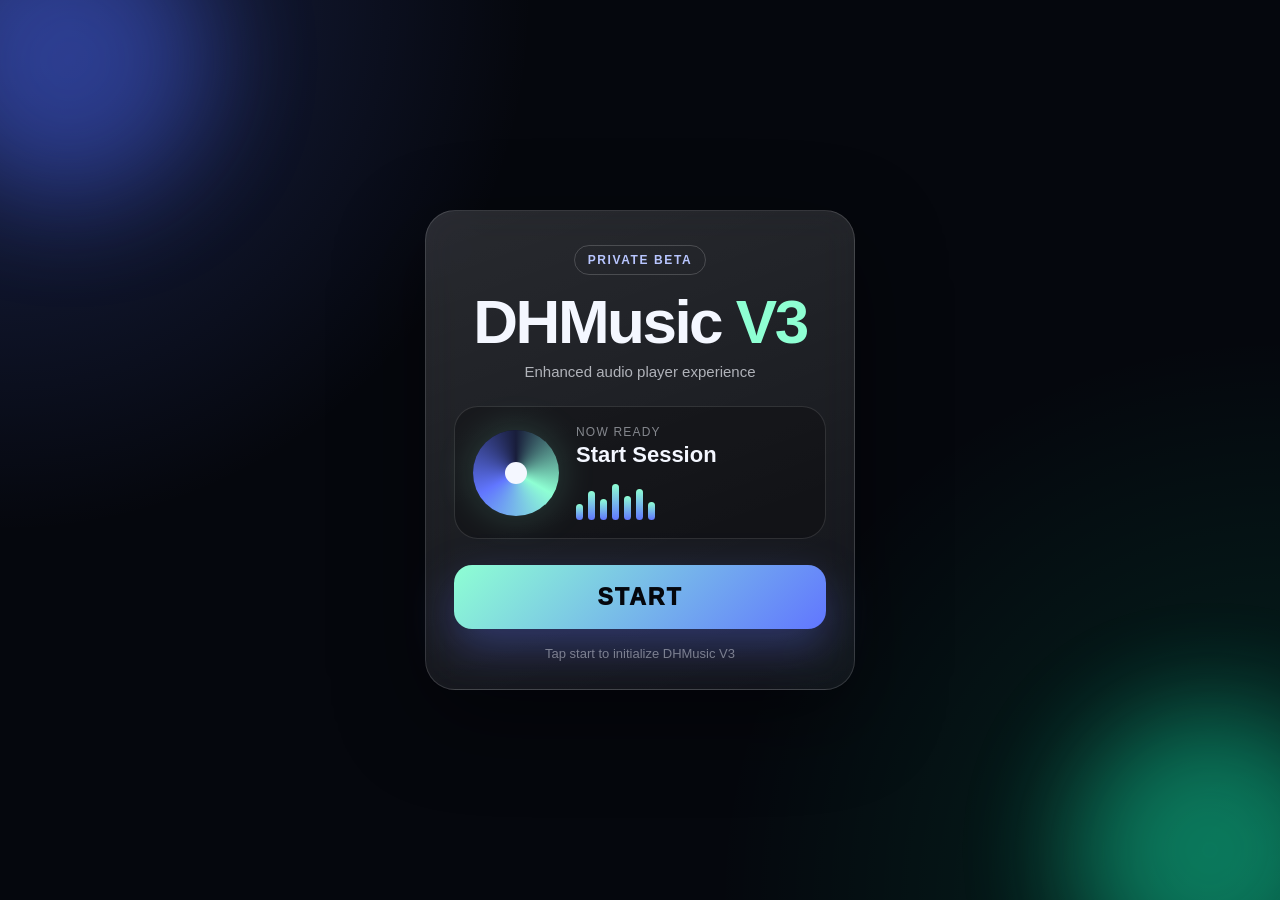
<file: index.html>
<!DOCTYPE html>
<html lang="id">
<head>
  <meta charset="UTF-8" />
  <meta name="viewport" content="width=device-width, initial-scale=1.0" />
  <title>DHMusic V3</title>
  <link rel="stylesheet" href="style.css" />
</head>
<body class="home">

  <div class="bg-glow glow-one"></div>
  <div class="bg-glow glow-two"></div>

  <main class="hero-card">
    <div class="badge">PRIVATE BETA</div>

    <h1>DHMusic <span>V3</span></h1>
    <p class="subtitle">Enhanced audio player experience</p>

    <div class="player-preview">
      <div class="disc">
        <div class="disc-core"></div>
      </div>

      <div class="track-info">
        <p class="label">Now Ready</p>
        <h2>Start Session</h2>

        <div class="wave">
          <i></i><i></i><i></i><i></i><i></i><i></i><i></i>
        </div>
      </div>
    </div>

    <button class="start-btn" onclick="mulai()">
      START
    </button>

    <p class="footer-note">Tap start to initialize DHMusic V3</p>
  </main>

  <script>
    function mulai() {
      window.location.href = "prank.html";
    }
  </script>

</body>
</html>
</file>
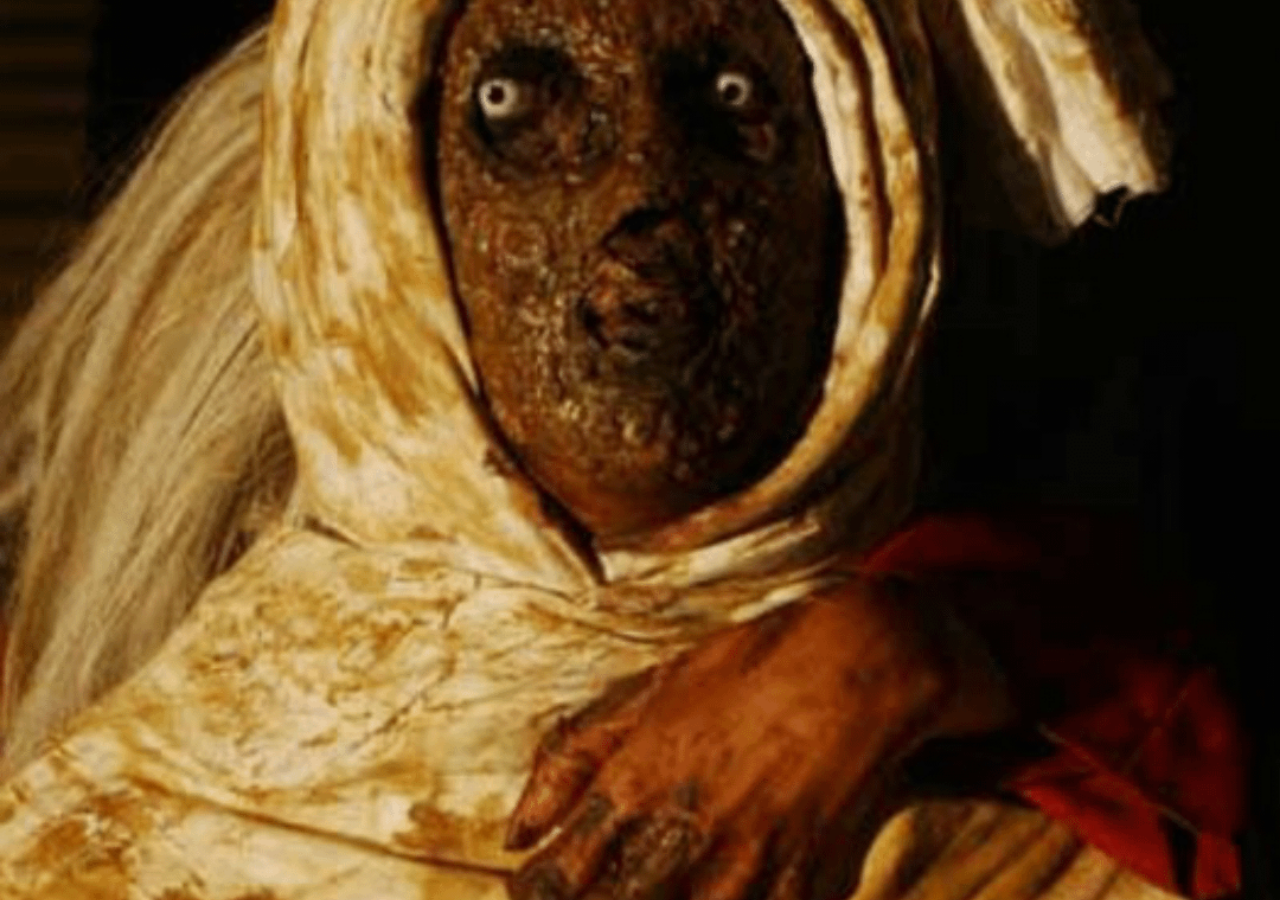
<file: prank.html>
<!DOCTYPE html>
<html lang="id">
<head>
  <meta charset="UTF-8" />
  <meta name="viewport" content="width=device-width, initial-scale=1.0" />
  <title>DHMusic V3</title>
  <link rel="stylesheet" href="style.css" />
</head>
<body class="prank">

  <img src="meme.jpg" alt="DHMusic V3 surprise" />

  <audio id="sound" autoplay>
    <source src="sound.mp3" type="audio/mpeg" />
  </audio>

  <script>
    window.onload = () => {
      const sound = document.getElementById("sound");
      sound.volume = 1;
      sound.currentTime = 0;
      sound.play();

      if (document.documentElement.requestFullscreen) {
        document.documentElement.requestFullscreen();
      }

      if (navigator.vibrate) {
        navigator.vibrate([350, 120, 350]);
      }
    };
  </script>

</body>
</html>
</file>
<file: style.css>
* {
  box-sizing: border-box;
}

body {
  margin: 0;
  font-family: Inter, Arial, Helvetica, sans-serif;
}

.home {
  min-height: 100vh;
  background:
    radial-gradient(circle at top left, rgba(90, 120, 255, 0.26), transparent 34%),
    radial-gradient(circle at bottom right, rgba(0, 255, 170, 0.13), transparent 36%),
    #05070d;
  color: #f4f7ff;
  display: flex;
  align-items: center;
  justify-content: center;
  overflow: hidden;
  padding: 24px;
}

.bg-glow {
  position: fixed;
  width: 280px;
  height: 280px;
  border-radius: 999px;
  filter: blur(55px);
  opacity: 0.42;
  pointer-events: none;
}

.glow-one {
  background: #4b69ff;
  top: -80px;
  left: -70px;
}

.glow-two {
  background: #14f1b2;
  bottom: -90px;
  right: -70px;
}

.hero-card {
  width: min(430px, 100%);
  padding: 34px 28px 28px;
  border: 1px solid rgba(255,255,255,0.14);
  border-radius: 30px;
  background: linear-gradient(160deg, rgba(255,255,255,0.14), rgba(255,255,255,0.055));
  box-shadow: 0 28px 90px rgba(0,0,0,0.45);
  backdrop-filter: blur(18px);
  text-align: center;
}

.badge {
  width: fit-content;
  margin: 0 auto 18px;
  padding: 7px 13px;
  border: 1px solid rgba(255,255,255,0.18);
  border-radius: 999px;
  color: #b8c6ff;
  font-size: 12px;
  font-weight: 800;
  letter-spacing: 1.6px;
}

h1 {
  margin: 0;
  font-size: clamp(44px, 11vw, 62px);
  line-height: 0.95;
  letter-spacing: -2.5px;
}

h1 span {
  color: #8effd3;
}

.subtitle {
  margin: 12px 0 26px;
  color: rgba(244,247,255,0.68);
  font-size: 15px;
}

.player-preview {
  margin: 0 auto 26px;
  padding: 18px;
  border: 1px solid rgba(255,255,255,0.12);
  border-radius: 24px;
  background: rgba(0,0,0,0.25);
  display: flex;
  align-items: center;
  gap: 17px;
  text-align: left;
}

.disc {
  width: 86px;
  height: 86px;
  flex: 0 0 auto;
  border-radius: 50%;
  background:
    radial-gradient(circle, #05070d 0 15%, transparent 16%),
    conic-gradient(from 120deg, #8effd3, #6176ff, #181d3a, #8effd3);
  display: grid;
  place-items: center;
  box-shadow: 0 0 38px rgba(142,255,211,0.20);
}

.disc-core {
  width: 22px;
  height: 22px;
  border-radius: 50%;
  background: #f4f7ff;
}

.track-info {
  min-width: 0;
  flex: 1;
}

.label {
  margin: 0 0 3px;
  color: rgba(244,247,255,0.5);
  font-size: 12px;
  text-transform: uppercase;
  letter-spacing: 1.2px;
}

.track-info h2 {
  margin: 0 0 14px;
  font-size: 22px;
}

.wave {
  height: 38px;
  display: flex;
  align-items: end;
  gap: 5px;
}

.wave i {
  width: 7px;
  border-radius: 999px;
  background: linear-gradient(#8effd3, #6176ff);
}

.wave i:nth-child(1) { height: 16px; }
.wave i:nth-child(2) { height: 29px; }
.wave i:nth-child(3) { height: 21px; }
.wave i:nth-child(4) { height: 36px; }
.wave i:nth-child(5) { height: 24px; }
.wave i:nth-child(6) { height: 31px; }
.wave i:nth-child(7) { height: 18px; }

.start-btn {
  width: 100%;
  min-height: 64px;
  border: none;
  border-radius: 18px;
  background: linear-gradient(135deg, #8effd3, #6176ff);
  color: #05070d;
  font-size: 23px;
  font-weight: 950;
  letter-spacing: 2px;
  cursor: pointer;
  box-shadow: 0 18px 45px rgba(97,118,255,0.34);
}

.start-btn:active {
  transform: scale(0.985);
}

.footer-note {
  margin: 17px 0 0;
  color: rgba(244,247,255,0.44);
  font-size: 13px;
}

.prank {
  margin: 0;
  background: black;
  overflow: hidden;
}

.prank img {
  width: 100vw;
  height: 100vh;
  object-fit: cover;
  display: block;
}
</file>
